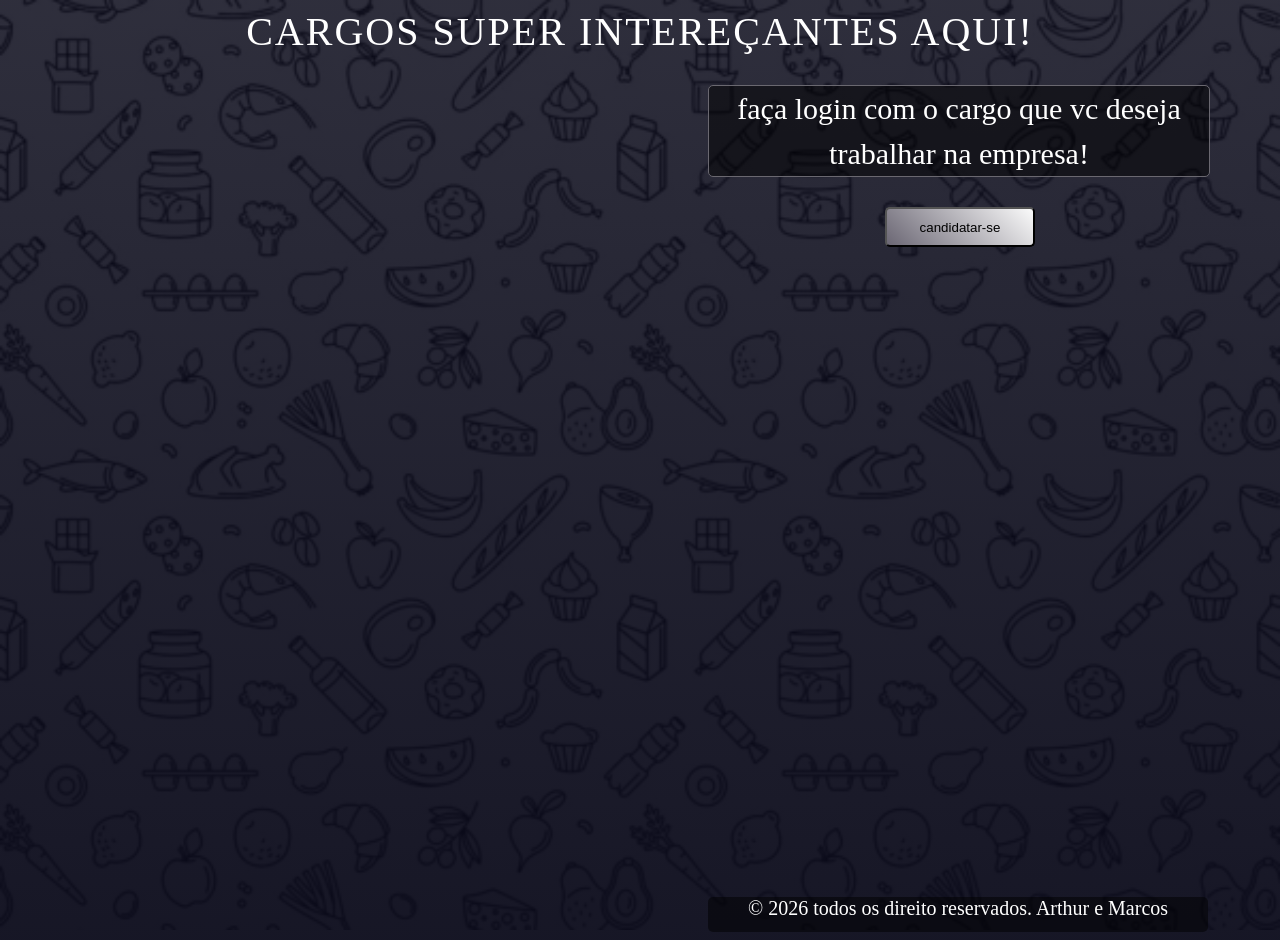
<file: index.html>
<!DOCTYPE html>
<html lang="pt-br">
<head>
    <meta charset="UTF-8">
    <meta name="viewport" content="width=device-width, initial-scale=1.0">
    <title>supermercado cadastro de funcionarios</title>
    <link rel="stylesheet" href="style.css">
    <img src="fundo.jpg" alt="fundo" hidden>
</head>
<body>
    <header id="header1">cargos super intereçantes aqui!</header>
    <main>      
        <p>faça login com o cargo que vc deseja trabalhar na empresa!</p>
        <button id="botao1" onclick="window.location.href='cadastro.html'">candidatar-se</button>
    </main>
    <footer id="footer1">&copy 2026 todos os direito reservados. Arthur e Marcos</footer>
    <script src="script.js"></script>
</body>
</html>
</file>
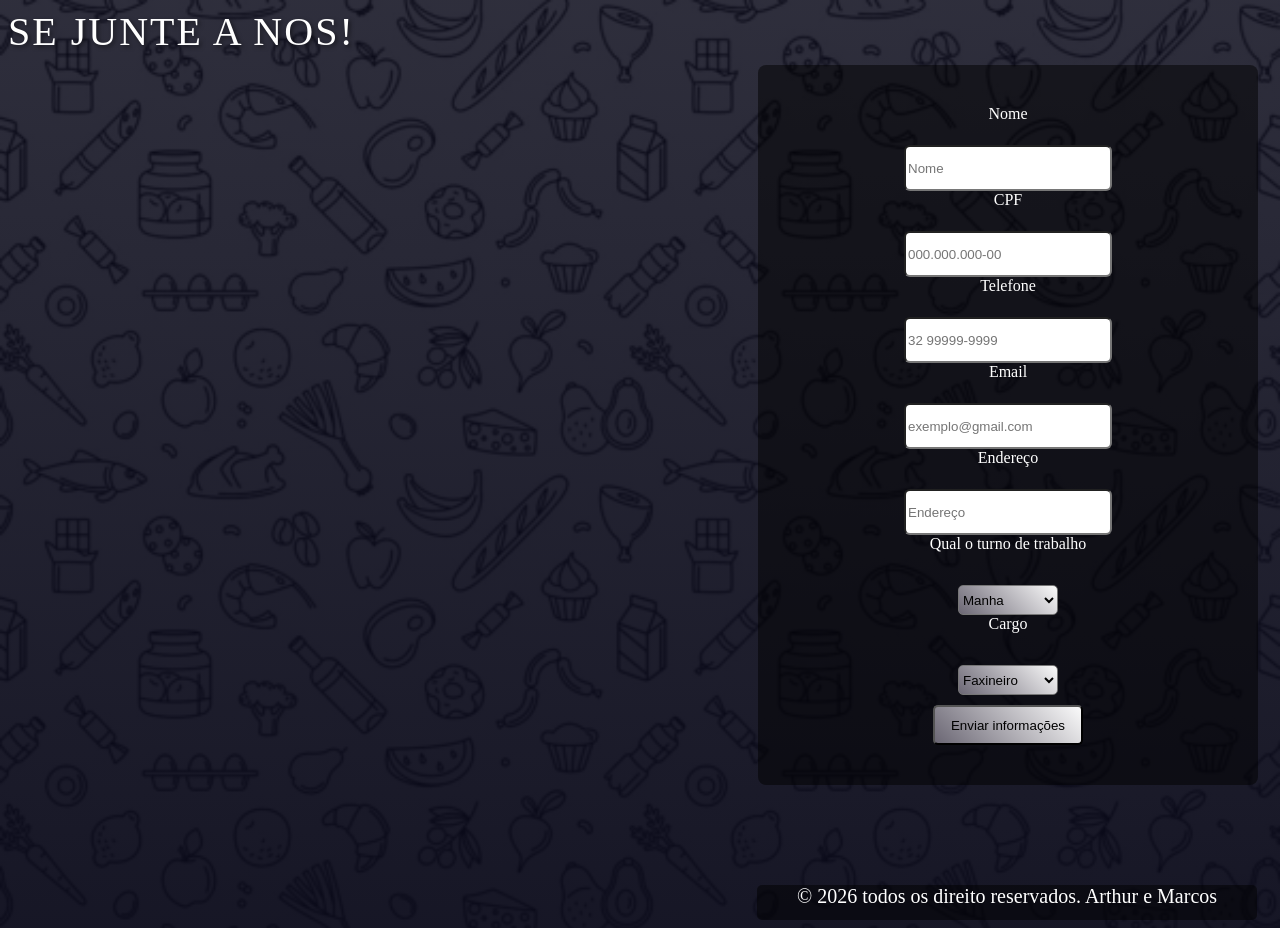
<file: cadastro.html>
<!DOCTYPE html>
<html lang="pt-br">
<head>
    <meta charset="UTF-8">
    <meta name="viewport" content="width=device-width, initial-scale=1.0">
    <title>tela de cadastro</title>
    <link rel="stylesheet" href="style.css">
</head>
<body>
    <header id="header2">se junte a nos!</header>
    <main>
        <form id="pao">
            <label for="nome">Nome</label>
            <input type="text" id="nome"  placeholder="Nome" required>

            <label for="cpf">CPF</label>
            <input type="number" id="cpf"  placeholder="000.000.000-00" required>

            <label for="tel">Telefone</label>
            <input type="number" id="tel"  placeholder="32 99999-9999" required maxlength="13">

            <label for="email">Email</label>
            <input type="email" id="email"  placeholder="exemplo@gmail.com" required>

            <label for="end">Endereço</label>
            <input type="text" id="end"  placeholder="Endereço" required>

            <label for="turno">Qual o turno de trabalho</label>
            <select id="turno">
                <option>Manha</option>
                <option>Tarde</option>
                <option>Noite</option>
            </select>

            <label for="cargo" >Cargo</label>
            <select id="cargo">
                <option>Faxineiro</option>
                <option>Caixa</option>
                <option>Gerente</option>
                <option>Repositor</option>
            </select>
            <button id="c4" type="submit">Enviar informações</button>
        </form>
    </main>
    <footer id="footer2">&copy 2026 todos os direito reservados. Arthur e Marcos</footer>
    <script src="script.js"></script>
</body>
</html>
</file>
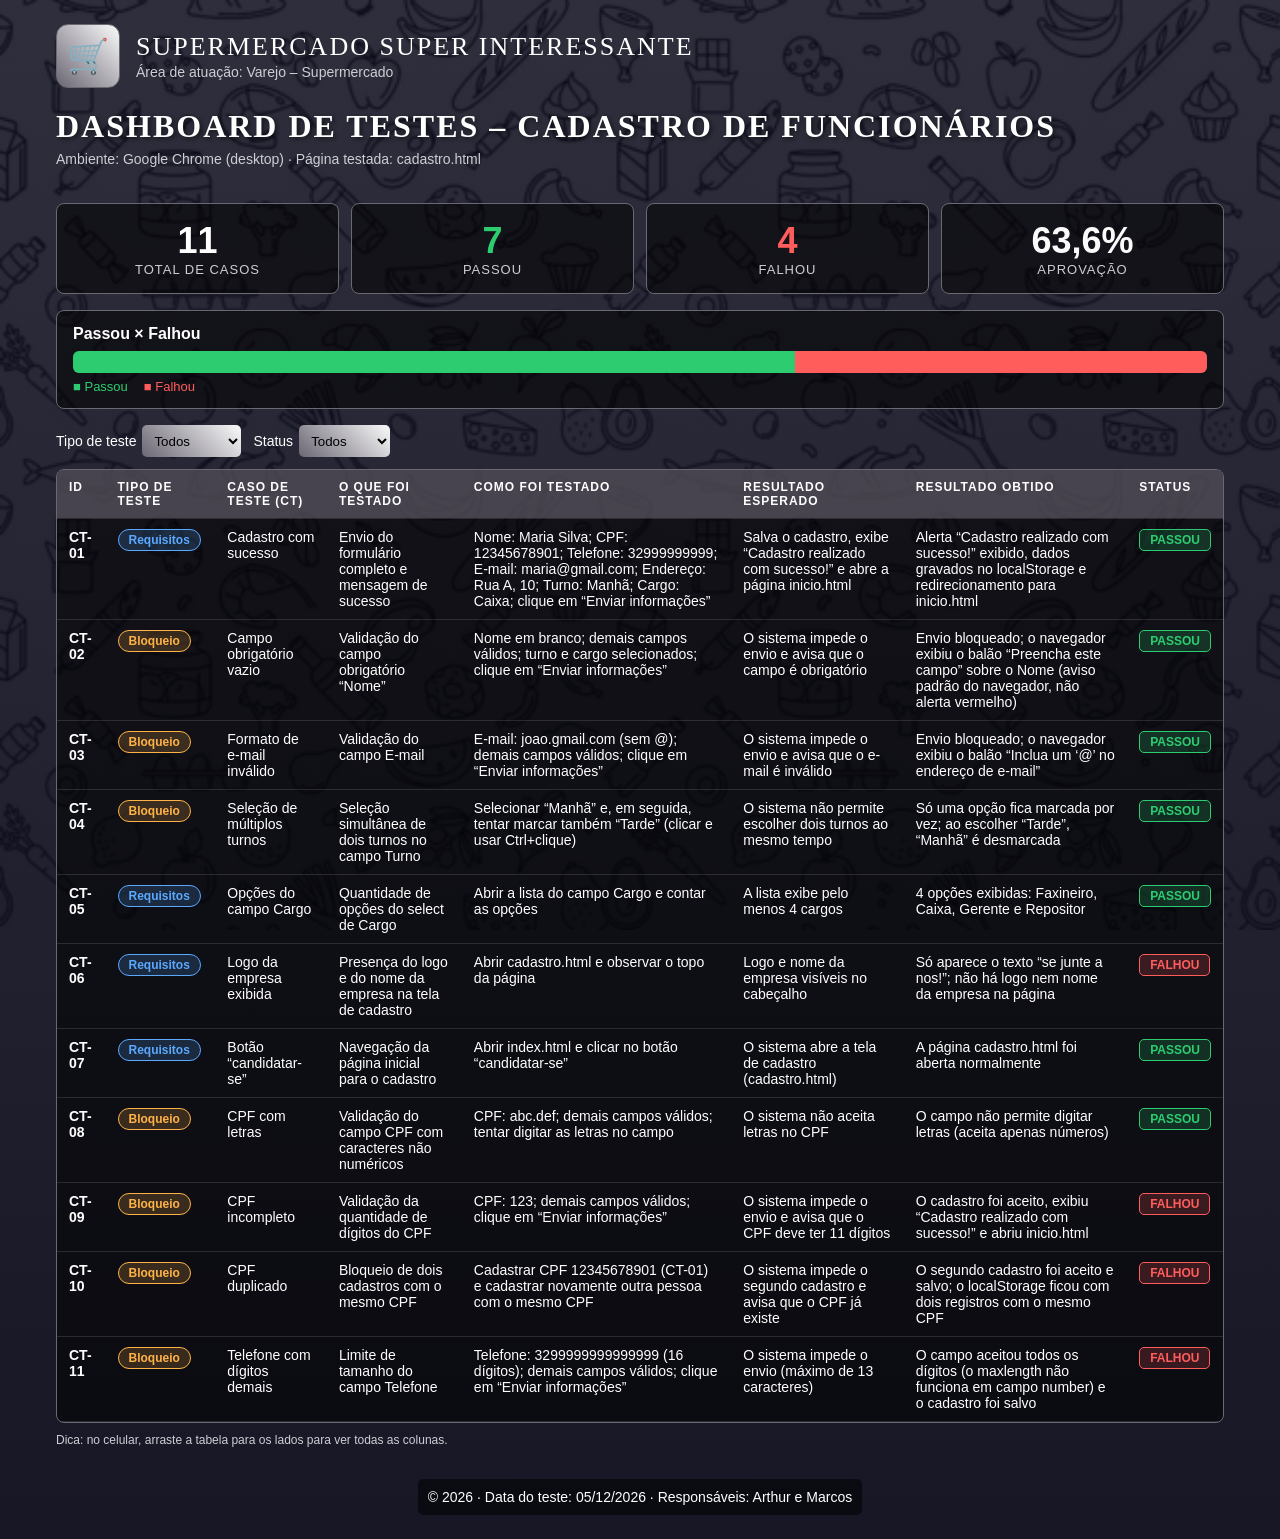
<file: dashboard.html>
<!DOCTYPE html>
<html lang="pt-br">
<head>
    <meta charset="UTF-8">
    <meta name="viewport" content="width=device-width, initial-scale=1.0">
    <title>Dashboard de Testes – Cadastro de Funcionários</title>
    <style>
        :root {
            --fundo: #0a0a1a;
            --cinza: #6b6774;
            --claro: #fafafa;
            --painel: rgba(0, 0, 0, 0.55);
            --borda: #6a6870;
            --verde: #2ecc71;
            --vermelho: #ff5c5c;
            --azul: #5aa9ff;
            --laranja: #ffb347;
        }
        * { box-sizing: border-box; }
        body {
            margin: 0;
            background: linear-gradient(rgba(10, 10, 26, 0.85), rgba(10, 10, 26, 0.95)),
                        url('fundo.jpg') no-repeat center center fixed;
            background-size: cover;
            color: #fff;
            font-family: Arial, Helvetica, sans-serif;
            min-height: 100vh;
            display: flex;
            flex-direction: column;
        }
        header, main, footer { width: 100%; max-width: 1200px; margin: 0 auto; padding: 0 16px; }

        /* Cabeçalho */
        header { padding-top: 24px; padding-bottom: 8px; }
        .marca { display: flex; align-items: center; gap: 16px; flex-wrap: wrap; }
        .logo {
            width: 64px; height: 64px; border-radius: 12px;
            background: linear-gradient(45deg, var(--cinza), var(--claro));
            display: grid; place-items: center; font-size: 34px;
            border: 1px solid var(--borda);
        }
        .empresa { font-family: "Playfair Display", Georgia, serif; font-size: 26px; text-transform: uppercase; letter-spacing: 2px; margin: 0; }
        .area { margin: 2px 0 0; color: #cfcdd4; font-size: 14px; }
        h1 {
            font-family: "Playfair Display", Georgia, serif;
            text-transform: uppercase; letter-spacing: 2px;
            font-size: clamp(20px, 4vw, 32px);
            margin: 20px 0 6px; text-shadow: 2px 2px 4px rgba(0,0,0,.5);
        }
        .sub { margin: 0 0 16px; color: #cfcdd4; font-size: 14px; }

        /* Resumo */
        .cards { display: grid; grid-template-columns: repeat(auto-fit, minmax(160px, 1fr)); gap: 12px; margin: 12px 0 16px; }
        .card { background: var(--painel); border: 1px solid var(--borda); border-radius: 8px; padding: 16px; text-align: center; }
        .card .num { font-size: 36px; font-weight: bold; }
        .card .rot { font-size: 13px; text-transform: uppercase; letter-spacing: 1px; color: #cfcdd4; }
        .card.ok .num { color: var(--verde); }
        .card.erro .num { color: var(--vermelho); }
        .card.perc .num { color: var(--claro); }

        /* Gráfico em barras CSS */
        .grafico { background: var(--painel); border: 1px solid var(--borda); border-radius: 8px; padding: 14px 16px; margin-bottom: 16px; }
        .barra { display: flex; height: 22px; border-radius: 6px; overflow: hidden; background: #333; margin-top: 8px; }
        .barra .p { background: var(--verde); } .barra .f { background: var(--vermelho); }
        .legenda { font-size: 13px; color: #cfcdd4; margin-top: 6px; display: flex; gap: 16px; flex-wrap: wrap; }

        /* Filtros */
        .filtros { display: flex; gap: 12px; flex-wrap: wrap; margin-bottom: 12px; align-items: center; }
        .filtros label { font-size: 14px; display: flex; gap: 6px; align-items: center; }
        .filtros select {
            height: 32px; border-radius: 5px; padding: 0 8px;
            background: linear-gradient(45deg, var(--cinza), var(--claro)); border: none;
        }

        /* Tabela */
        .tabela-wrap { overflow-x: auto; border: 1px solid var(--borda); border-radius: 8px; background: var(--painel); }
        table { border-collapse: collapse; width: 100%; min-width: 1000px; font-size: 14px; }
        th, td { padding: 10px 12px; text-align: left; vertical-align: top; border-bottom: 1px solid rgba(255,255,255,.12); }
        th { background: rgba(107,103,116,.6); text-transform: uppercase; font-size: 12px; letter-spacing: 1px; position: sticky; top: 0; }
        tr:hover td { background: rgba(255,255,255,.04); }

        .selo { display: inline-block; padding: 3px 10px; border-radius: 999px; font-size: 12px; font-weight: bold; white-space: nowrap; }
        .selo.req { background: rgba(90,169,255,.18); color: var(--azul); border: 1px solid var(--azul); }
        .selo.blq { background: rgba(255,179,71,.18); color: var(--laranja); border: 1px solid var(--laranja); }
        .status { display: inline-block; padding: 3px 10px; border-radius: 5px; font-weight: bold; font-size: 12px; white-space: nowrap; }
        .status.passou { background: rgba(46,204,113,.18); color: var(--verde); border: 1px solid var(--verde); }
        .status.falhou { background: rgba(255,92,92,.18); color: var(--vermelho); border: 1px solid var(--vermelho); }

        .nota { font-size: 12px; color: #cfcdd4; margin: 10px 0 0; }

        footer {
            margin-top: auto; padding-top: 24px; padding-bottom: 24px; text-align: center; font-size: 14px;
        }
        footer div { background: var(--painel); border-radius: 5px; padding: 10px; display: inline-block; }
        main { padding-bottom: 8px; }
    </style>
</head>
<body>
    <header>
        <div class="marca">
            <div class="logo" aria-label="Logo da empresa">🛒</div>
            <div>
                <p class="empresa" id="nomeEmpresa">Supermercado Super Interessante</p>
                <p class="area">Área de atuação: Varejo – Supermercado</p>
            </div>
        </div>
        <h1>Dashboard de Testes – Cadastro de Funcionários</h1>
        <p class="sub">Ambiente: Google Chrome (desktop) · Página testada: cadastro.html</p>
    </header>

    <main>
        <!-- RESUMO -->
        <section class="cards" aria-label="Resumo dos resultados">
            <div class="card"><div class="num" id="total">0</div><div class="rot">Total de casos</div></div>
            <div class="card ok"><div class="num" id="passou">0</div><div class="rot">Passou</div></div>
            <div class="card erro"><div class="num" id="falhou">0</div><div class="rot">Falhou</div></div>
            <div class="card perc"><div class="num" id="perc">0%</div><div class="rot">Aprovação</div></div>
        </section>

        <section class="grafico" aria-label="Gráfico Passou x Falhou">
            <strong>Passou × Falhou</strong>
            <div class="barra"><div class="p" id="barP"></div><div class="f" id="barF"></div></div>
            <div class="legenda"><span style="color:var(--verde)">■ Passou</span><span style="color:var(--vermelho)">■ Falhou</span></div>
        </section>

        <!-- FILTROS -->
        <div class="filtros">
            <label>Tipo de teste
                <select id="fTipo">
                    <option value="">Todos</option>
                    <option>Requisitos</option>
                    <option>Bloqueio</option>
                </select>
            </label>
            <label>Status
                <select id="fStatus">
                    <option value="">Todos</option>
                    <option>PASSOU</option>
                    <option>FALHOU</option>
                </select>
            </label>
        </div>

        <!-- TABELA -->
        <div class="tabela-wrap">
            <table>
                <thead>
                    <tr>
                        <th>ID</th>
                        <th>Tipo de Teste</th>
                        <th>Caso de Teste (CT)</th>
                        <th>O que foi testado</th>
                        <th>Como foi testado</th>
                        <th>Resultado Esperado</th>
                        <th>Resultado Obtido</th>
                        <th>Status</th>
                    </tr>
                </thead>
                <tbody id="corpo"></tbody>
            </table>
        </div>
        <p class="nota">Dica: no celular, arraste a tabela para os lados para ver todas as colunas.</p>
    </main>

    <footer>
        <div>&copy; <span id="ano"></span> · Data do teste: <span id="data"></span> · Responsáveis: Arthur e Marcos</div>
    </footer>

    <script>
        // ====== CASOS DE TESTE (edite aqui se refizer algum teste) ======
        const casos = [
            {
                id: "CT-01", tipo: "Requisitos", nome: "Cadastro com sucesso",
                testado: "Envio do formulário completo e mensagem de sucesso",
                como: "Nome: Maria Silva; CPF: 12345678901; Telefone: 32999999999; E-mail: maria@gmail.com; Endereço: Rua A, 10; Turno: Manhã; Cargo: Caixa; clique em “Enviar informações”",
                esperado: "Salva o cadastro, exibe “Cadastro realizado com sucesso!” e abre a página inicio.html",
                obtido: "Alerta “Cadastro realizado com sucesso!” exibido, dados gravados no localStorage e redirecionamento para inicio.html",
                status: "PASSOU"
            },
            {
                id: "CT-02", tipo: "Bloqueio", nome: "Campo obrigatório vazio",
                testado: "Validação do campo obrigatório “Nome”",
                como: "Nome em branco; demais campos válidos; turno e cargo selecionados; clique em “Enviar informações”",
                esperado: "O sistema impede o envio e avisa que o campo é obrigatório",
                obtido: "Envio bloqueado; o navegador exibiu o balão “Preencha este campo” sobre o Nome (aviso padrão do navegador, não alerta vermelho)",
                status: "PASSOU"
            },
            {
                id: "CT-03", tipo: "Bloqueio", nome: "Formato de e-mail inválido",
                testado: "Validação do campo E-mail",
                como: "E-mail: joao.gmail.com (sem @); demais campos válidos; clique em “Enviar informações”",
                esperado: "O sistema impede o envio e avisa que o e-mail é inválido",
                obtido: "Envio bloqueado; o navegador exibiu o balão “Inclua um ‘@’ no endereço de e-mail”",
                status: "PASSOU"
            },
            {
                id: "CT-04", tipo: "Bloqueio", nome: "Seleção de múltiplos turnos",
                testado: "Seleção simultânea de dois turnos no campo Turno",
                como: "Selecionar “Manhã” e, em seguida, tentar marcar também “Tarde” (clicar e usar Ctrl+clique)",
                esperado: "O sistema não permite escolher dois turnos ao mesmo tempo",
                obtido: "Só uma opção fica marcada por vez; ao escolher “Tarde”, “Manhã” é desmarcada",
                status: "PASSOU"
            },
            {
                id: "CT-05", tipo: "Requisitos", nome: "Opções do campo Cargo",
                testado: "Quantidade de opções do select de Cargo",
                como: "Abrir a lista do campo Cargo e contar as opções",
                esperado: "A lista exibe pelo menos 4 cargos",
                obtido: "4 opções exibidas: Faxineiro, Caixa, Gerente e Repositor",
                status: "PASSOU"
            },
            {
                id: "CT-06", tipo: "Requisitos", nome: "Logo da empresa exibida",
                testado: "Presença do logo e do nome da empresa na tela de cadastro",
                como: "Abrir cadastro.html e observar o topo da página",
                esperado: "Logo e nome da empresa visíveis no cabeçalho",
                obtido: "Só aparece o texto “se junte a nos!”; não há logo nem nome da empresa na página",
                status: "FALHOU"
            },
            {
                id: "CT-07", tipo: "Requisitos", nome: "Botão “candidatar-se”",
                testado: "Navegação da página inicial para o cadastro",
                como: "Abrir index.html e clicar no botão “candidatar-se”",
                esperado: "O sistema abre a tela de cadastro (cadastro.html)",
                obtido: "A página cadastro.html foi aberta normalmente",
                status: "PASSOU"
            },
            {
                id: "CT-08", tipo: "Bloqueio", nome: "CPF com letras",
                testado: "Validação do campo CPF com caracteres não numéricos",
                como: "CPF: abc.def; demais campos válidos; tentar digitar as letras no campo",
                esperado: "O sistema não aceita letras no CPF",
                obtido: "O campo não permite digitar letras (aceita apenas números)",
                status: "PASSOU"
            },
            {
                id: "CT-09", tipo: "Bloqueio", nome: "CPF incompleto",
                testado: "Validação da quantidade de dígitos do CPF",
                como: "CPF: 123; demais campos válidos; clique em “Enviar informações”",
                esperado: "O sistema impede o envio e avisa que o CPF deve ter 11 dígitos",
                obtido: "O cadastro foi aceito, exibiu “Cadastro realizado com sucesso!” e abriu inicio.html",
                status: "FALHOU"
            },
            {
                id: "CT-10", tipo: "Bloqueio", nome: "CPF duplicado",
                testado: "Bloqueio de dois cadastros com o mesmo CPF",
                como: "Cadastrar CPF 12345678901 (CT-01) e cadastrar novamente outra pessoa com o mesmo CPF",
                esperado: "O sistema impede o segundo cadastro e avisa que o CPF já existe",
                obtido: "O segundo cadastro foi aceito e salvo; o localStorage ficou com dois registros com o mesmo CPF",
                status: "FALHOU"
            },
            {
                id: "CT-11", tipo: "Bloqueio", nome: "Telefone com dígitos demais",
                testado: "Limite de tamanho do campo Telefone",
                como: "Telefone: 3299999999999999 (16 dígitos); demais campos válidos; clique em “Enviar informações”",
                esperado: "O sistema impede o envio (máximo de 13 caracteres)",
                obtido: "O campo aceitou todos os dígitos (o maxlength não funciona em campo number) e o cadastro foi salvo",
                status: "FALHOU"
            }
        ];

        // ====== RENDERIZAÇÃO ======
        const corpo = document.getElementById('corpo');
        const fTipo = document.getElementById('fTipo');
        const fStatus = document.getElementById('fStatus');

        function desenharTabela() {
            corpo.innerHTML = '';
            casos
                .filter(c => (!fTipo.value || c.tipo === fTipo.value) && (!fStatus.value || c.status === fStatus.value))
                .forEach(c => {
                    const tr = document.createElement('tr');
                    const selo = c.tipo === 'Requisitos' ? 'req' : 'blq';
                    const st = c.status === 'PASSOU' ? 'passou' : 'falhou';
                    tr.innerHTML = `
                        <td><strong>${c.id}</strong></td>
                        <td><span class="selo ${selo}">${c.tipo}</span></td>
                        <td>${c.nome}</td>
                        <td>${c.testado}</td>
                        <td>${c.como}</td>
                        <td>${c.esperado}</td>
                        <td>${c.obtido}</td>
                        <td><span class="status ${st}">${c.status}</span></td>`;
                    corpo.appendChild(tr);
                });
        }

        function desenharResumo() {
            const total = casos.length;
            const passou = casos.filter(c => c.status === 'PASSOU').length;
            const falhou = total - passou;
            const perc = total ? (passou / total) * 100 : 0;
            document.getElementById('total').textContent = total;
            document.getElementById('passou').textContent = passou;
            document.getElementById('falhou').textContent = falhou;
            document.getElementById('perc').textContent = perc.toFixed(1).replace('.', ',') + '%';
            document.getElementById('barP').style.width = perc + '%';
            document.getElementById('barF').style.width = (100 - perc) + '%';
        }

        fTipo.addEventListener('change', desenharTabela);
        fStatus.addEventListener('change', desenharTabela);

        const hoje = new Date();
        document.getElementById('data').textContent = hoje.toLocaleDateString('pt-BR');
        document.getElementById('ano').textContent = hoje.getFullYear();

        desenharResumo();
        desenharTabela();
    </script>
</body>
</html>
</file>
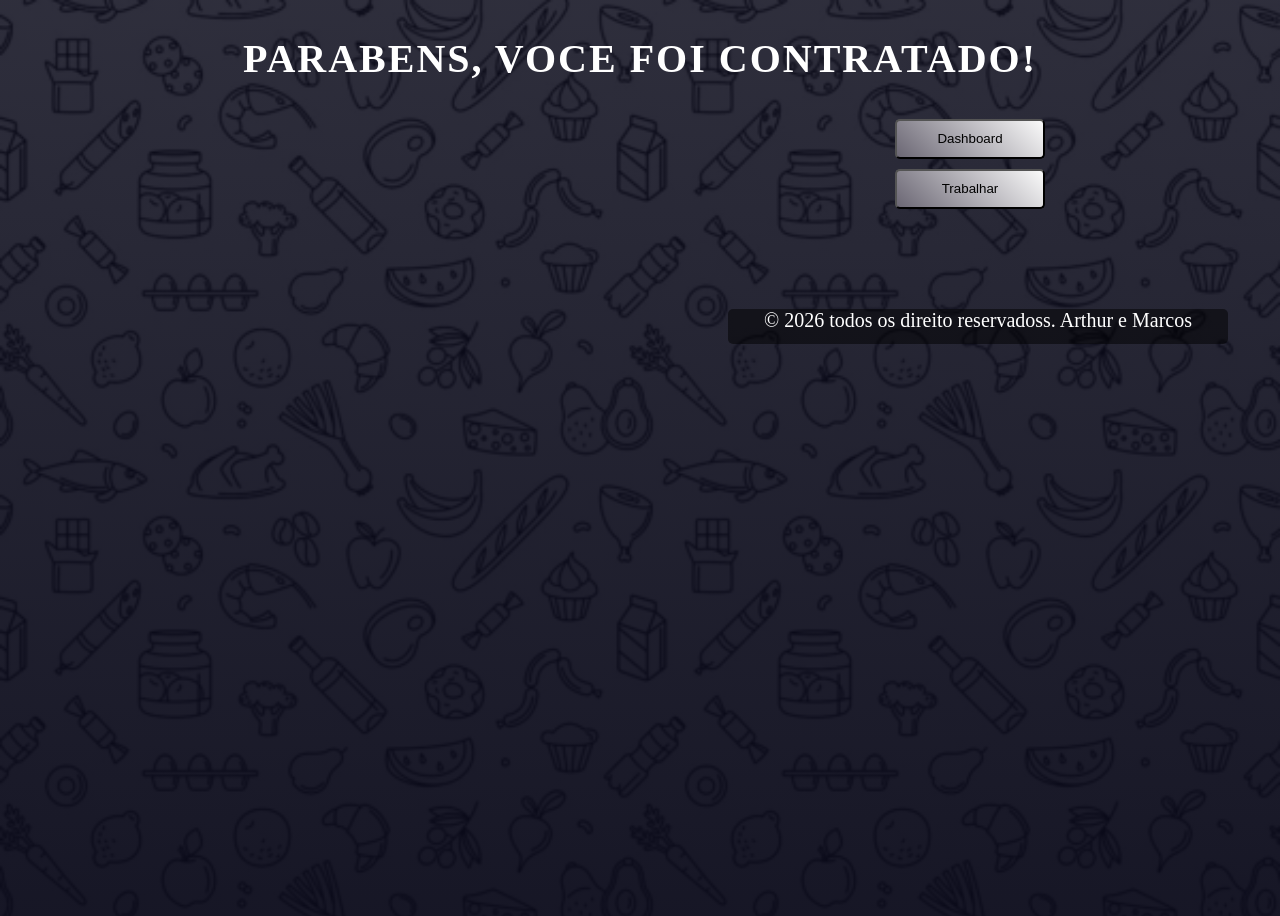
<file: inicio.html>
<!DOCTYPE html>
<html lang="pt-br">
<head>
    <meta charset="UTF-8">
    <meta name="viewport" content="width=device-width, initial-scale=1.0">
    <title>supermercado cadastro de funcionarios</title>
    <link rel="stylesheet" href="style.css">
    <img src="fundo.jpg" alt="fundo" hidden>
</head>
<body>
    <header id="header3">
        <h1>Parabens, voce foi contratado!</h1>
    </header>
    <main>
        <button id="butao5" onclick="window.location.href='dashboard.html'">Dashboard</button>
        <button id="butao3" onclick="alert('so força!')">Trabalhar</button>
    </main>
    <footer id="footer3">&copy 2026 todos os direito reservadoss. Arthur e Marcos</footer>
    <script src="script.js"></script>
</body>
</html>
</file>
<file: style.css>
body {
    background: linear-gradient(rgba(10, 10, 26, 0.85), rgba(10, 10, 26, 0.95)), 
                url('fundo.jpg') no-repeat center center fixed;
    background-size: cover;
    color: #ffffff;
    min-height: 100vh;
    display: flex;
    flex-direction: column;
}
#footer1{
    font-size: 20px;
    margin-top: 650px;
    background-color: #6b6774;
    text-align: center;
    width: 500px;
    height: 35px;
    border-radius: 5px;
    background-color: rgba(0, 0, 0, 0.5);
    margin-left: 700px;
}
form{
    margin-top: 10px;
    display: flex; 
    flex-direction: column; 
    align-items: center;
    text-align: center;
    background-color: rgba(0, 0, 0, 0.5);
    box-sizing: border-box;
    margin-left: 750px;
    width: 500px;     
    min-height: 400px; 
    padding: 40px;      
    font-size: 16px;  
    border-radius: 8px;
}

label, input{
    display: block;
    align-items: center;
    width: 200px;
    height: 40px;
    border-radius: 6px;
}   
button{
    margin-top: 10px;
    height: 40px;
    width: 150px;
    border-radius: 5px;
    background: linear-gradient(45deg, #6b6774, #fafafa);
}
#botao1{
    margin-top: 10px;
    height: 40px;
    width: 150px;
    border-radius: 5px;
    background: linear-gradient(45deg, #6b6774, #fafafa);
    text-align: center; 
    align-items: center;
    margin-left: 877px;
    margin-top: 10px;
}
select{
    margin-top: 10px;
    height: 30px;
    width: 100px;
    border-radius: 5px;
    background: linear-gradient(45deg, #6b6774, #fafafa);
}
#header2{
    font-family:"Playfair Display", Georgia, serif;
    text-align: left;
    font-size: 40px;
    text-shadow: 2px 2px 4px rgba(0, 0, 0, 0.5);
    color: #ffffff;
    text-transform: uppercase;
    letter-spacing: 2px;
    text-shadow: 2 2 10px rgba(2, 2, 2, 0.7);
}    
#header1{
    font-family:"Playfair Display", Georgia, serif;
    text-align: left;
    font-size: 40px;
    color: #ffffff;
    text-transform: uppercase;
    letter-spacing: 2px;
    text-shadow: 2 2 10px rgba(2, 2, 2, 0.7);
    text-align: center;
}
#footer2{
    font-size: 20px;
    margin-top: 100px;
    background-color: #6b6774;
    text-align: center;
    width: 500px;
    height: 35px;
    border-radius: 5px;
    background-color: rgba(0, 0, 0, 0.5);
    margin-left: 749px;
}
p{
    font-size: 30px;
    line-height: 1.5;
    margin-bottom: 20px;
    background-color: rgba(0, 0, 0, 0.5);
    text-align: center;
    width: 500px;
    border-radius: 5px;
    border: 1px solid #6a6870;
    align-items: center;
    margin-left: 700px;
}
#footer3{
    font-size: 20px;
    margin-top: 100px;
    background-color: #6b6774;
    text-align: center;
    width: 500px;
    height: 35px;
    border-radius: 5px;
    background-color: rgba(0, 0, 0, 0.5);
    margin-left: 720px;
}
#header3{
    font-family:"Playfair Display", Georgia, serif;
    text-align: left;
    font-size: 20px;
    color: #ffffff;
    text-transform: uppercase;
    letter-spacing: 2px;
    text-shadow: 2 2 10px rgba(2, 2, 2, 0.7);
    text-align: center;
}
#butao3{
    margin-top: 10px;
    height: 40px;
    width: 150px;
    border-radius: 5px;
    background: linear-gradient(45deg, #6b6774, #fafafa);
    margin-left: 887px;
}
#butao5{
    margin-top: 10px;
    height: 40px;
    width: 150px;
    border-radius: 5px;
    background: linear-gradient(45deg, #6b6774, #fafafa);
    margin-left: 887px;
}
</file>
